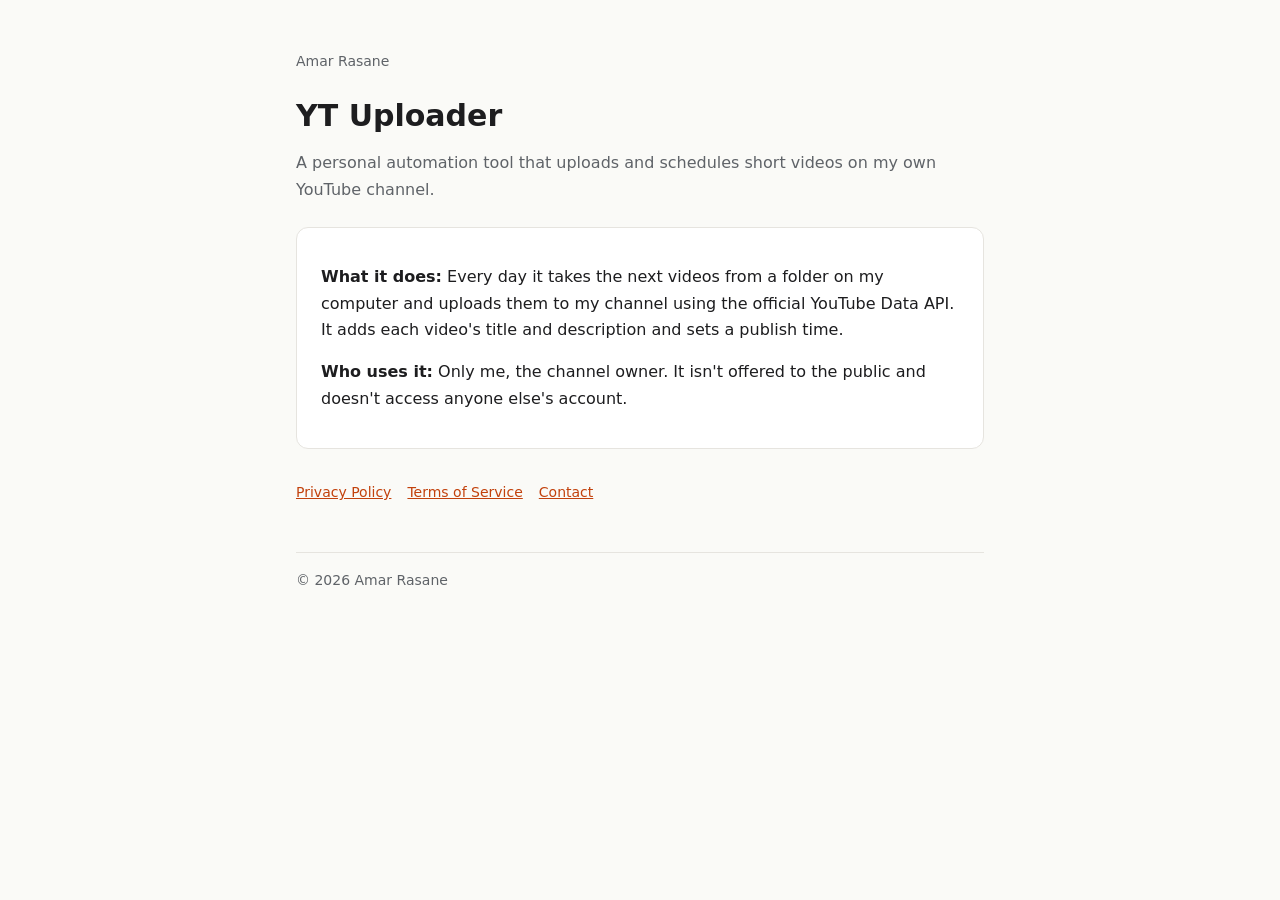
<file: index.html>
<!doctype html><html lang="en"><head><meta charset="utf-8"><meta name="viewport" content="width=device-width,initial-scale=1">
<title>YT Uploader</title><meta name="description" content="A personal tool that schedules uploads to my own YouTube channel."><link rel="stylesheet" href="style.css"></head>
<body><main>
<header><a href="./">Amar Rasane</a></header>
<h1>YT Uploader</h1>
<p class="muted">A personal automation tool that uploads and schedules short videos on my own YouTube channel.</p>
<div class="card">
<p><strong>What it does:</strong> Every day it takes the next videos from a folder on my computer and uploads them to my channel using the official YouTube Data API. It adds each video's title and description and sets a publish time.</p>
<p><strong>Who uses it:</strong> Only me, the channel owner. It isn't offered to the public and doesn't access anyone else's account.</p>
</div>
<nav><a href="privacy.html">Privacy Policy</a><a href="terms.html">Terms of Service</a><a href="https://github.com/AmarRasane">Contact</a></nav>
<footer>© 2026 Amar Rasane</footer>
</main></body></html>
</file>
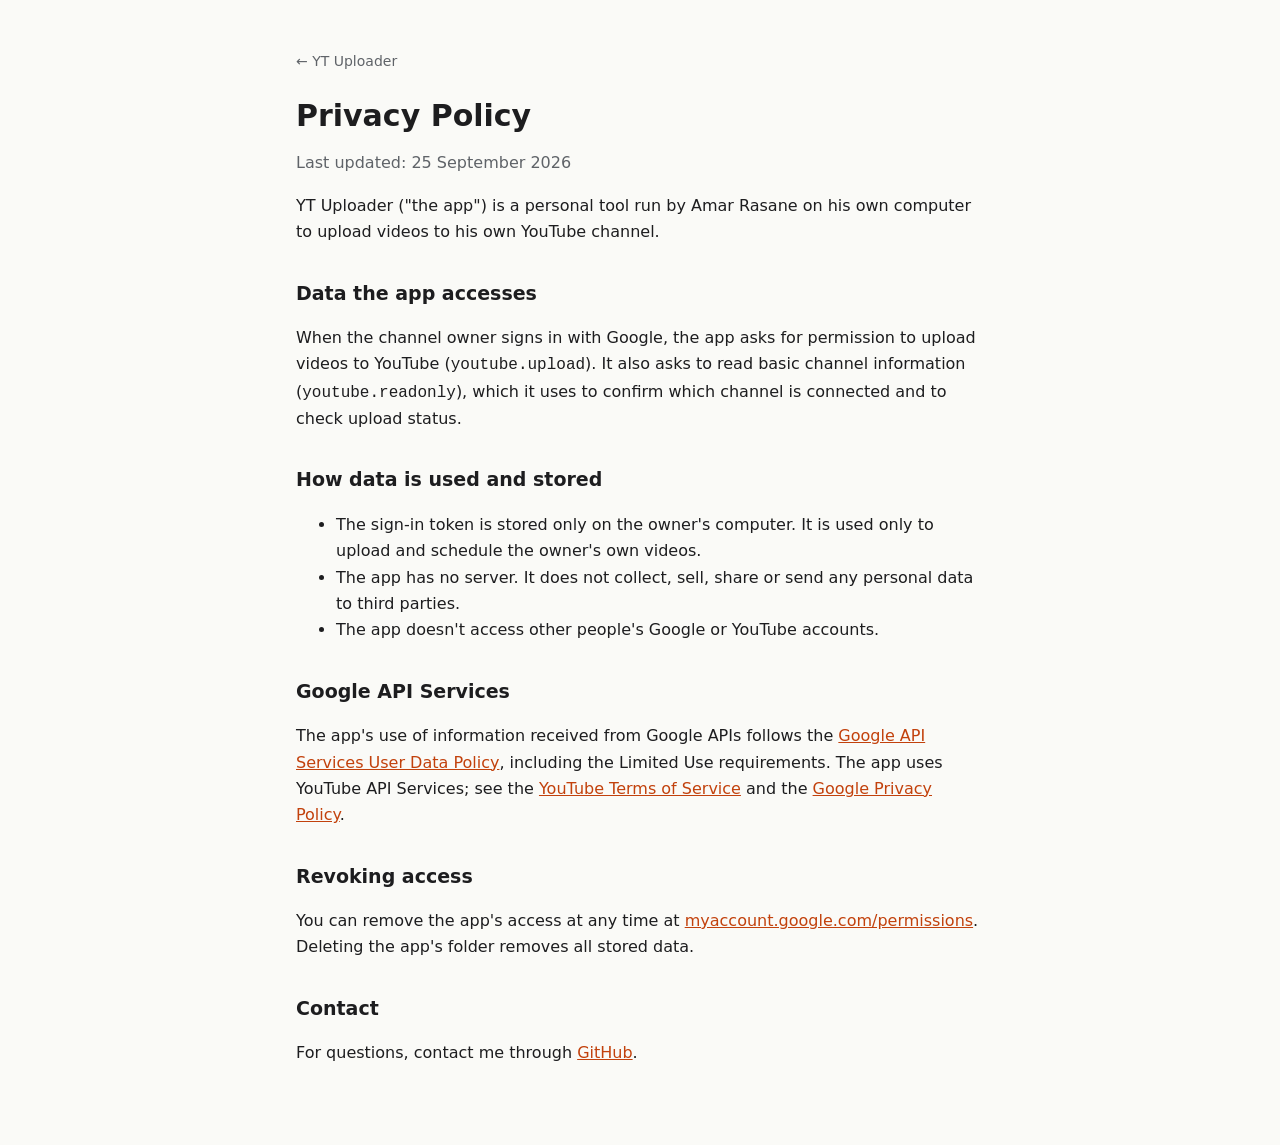
<file: privacy.html>
<!doctype html><html lang="en"><head><meta charset="utf-8"><meta name="viewport" content="width=device-width,initial-scale=1">
<title>Privacy Policy – YT Uploader</title><link rel="stylesheet" href="style.css"></head>
<body><main>
<header><a href="./">← YT Uploader</a></header>
<h1>Privacy Policy</h1><p class="muted">Last updated: 25 September 2026</p>
<p>YT Uploader ("the app") is a personal tool run by Amar Rasane on his own computer to upload videos to his own YouTube channel.</p>
<h2>Data the app accesses</h2>
<p>When the channel owner signs in with Google, the app asks for permission to upload videos to YouTube (<code>youtube.upload</code>). It also asks to read basic channel information (<code>youtube.readonly</code>), which it uses to confirm which channel is connected and to check upload status.</p>
<h2>How data is used and stored</h2>
<ul>
<li>The sign-in token is stored only on the owner's computer. It is used only to upload and schedule the owner's own videos.</li>
<li>The app has no server. It does not collect, sell, share or send any personal data to third parties.</li>
<li>The app doesn't access other people's Google or YouTube accounts.</li>
</ul>
<h2>Google API Services</h2>
<p>The app's use of information received from Google APIs follows the <a href="https://developers.google.com/terms/api-services-user-data-policy">Google API Services User Data Policy</a>, including the Limited Use requirements. The app uses YouTube API Services; see the <a href="https://www.youtube.com/t/terms">YouTube Terms of Service</a> and the <a href="https://policies.google.com/privacy">Google Privacy Policy</a>.</p>
<h2>Revoking access</h2>
<p>You can remove the app's access at any time at <a href="https://myaccount.google.com/permissions">myaccount.google.com/permissions</a>. Deleting the app's folder removes all stored data.</p>
<h2>Contact</h2>
<p>For questions, contact me through <a href="https://github.com/AmarRasane">GitHub</a>.</p>
</main></body></html>
</file>
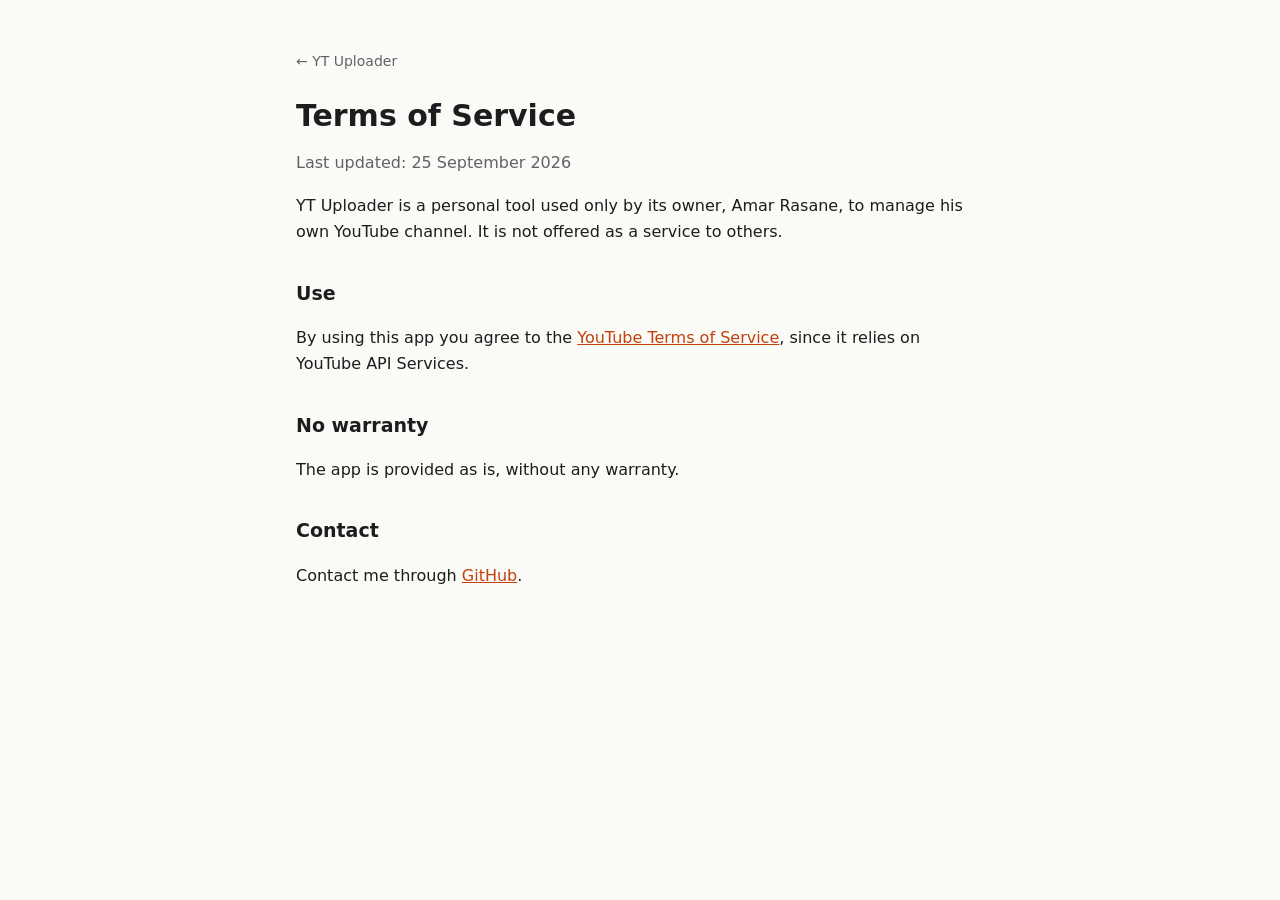
<file: terms.html>
<!doctype html><html lang="en"><head><meta charset="utf-8"><meta name="viewport" content="width=device-width,initial-scale=1">
<title>Terms of Service – YT Uploader</title><link rel="stylesheet" href="style.css"></head>
<body><main>
<header><a href="./">← YT Uploader</a></header>
<h1>Terms of Service</h1><p class="muted">Last updated: 25 September 2026</p>
<p>YT Uploader is a personal tool used only by its owner, Amar Rasane, to manage his own YouTube channel. It is not offered as a service to others.</p>
<h2>Use</h2><p>By using this app you agree to the <a href="https://www.youtube.com/t/terms">YouTube Terms of Service</a>, since it relies on YouTube API Services.</p>
<h2>No warranty</h2><p>The app is provided as is, without any warranty.</p>
<h2>Contact</h2><p>Contact me through <a href="https://github.com/AmarRasane">GitHub</a>.</p>
</main></body></html>
</file>
<file: style.css>
:root{--bg:#fafaf7;--fg:#1d1d1f;--muted:#5f6368;--accent:#c2410c;--card:#fff;--line:#e6e4df}
@media (prefers-color-scheme:dark){:root{--bg:#141414;--fg:#ececec;--muted:#a0a0a0;--accent:#fb923c;--card:#1d1d1d;--line:#2c2c2c}}
*{box-sizing:border-box}body{margin:0;background:var(--bg);color:var(--fg);font:16px/1.65 system-ui,-apple-system,"Segoe UI",Roboto,sans-serif}
main{max-width:720px;margin:0 auto;padding:48px 16px 64px}
header a{color:var(--muted);text-decoration:none;font-size:14px}nav{display:flex;gap:16px;margin-top:32px;font-size:14px}
a{color:var(--accent)}h1{font-size:30px;line-height:1.2;margin:24px 0 8px}h2{font-size:19px;margin:32px 0 8px}
.muted{color:var(--muted)}.card{background:var(--card);border:1px solid var(--line);border-radius:12px;padding:20px 24px;margin-top:24px}
footer{margin-top:48px;border-top:1px solid var(--line);padding-top:16px;font-size:14px;color:var(--muted)}
</file>
